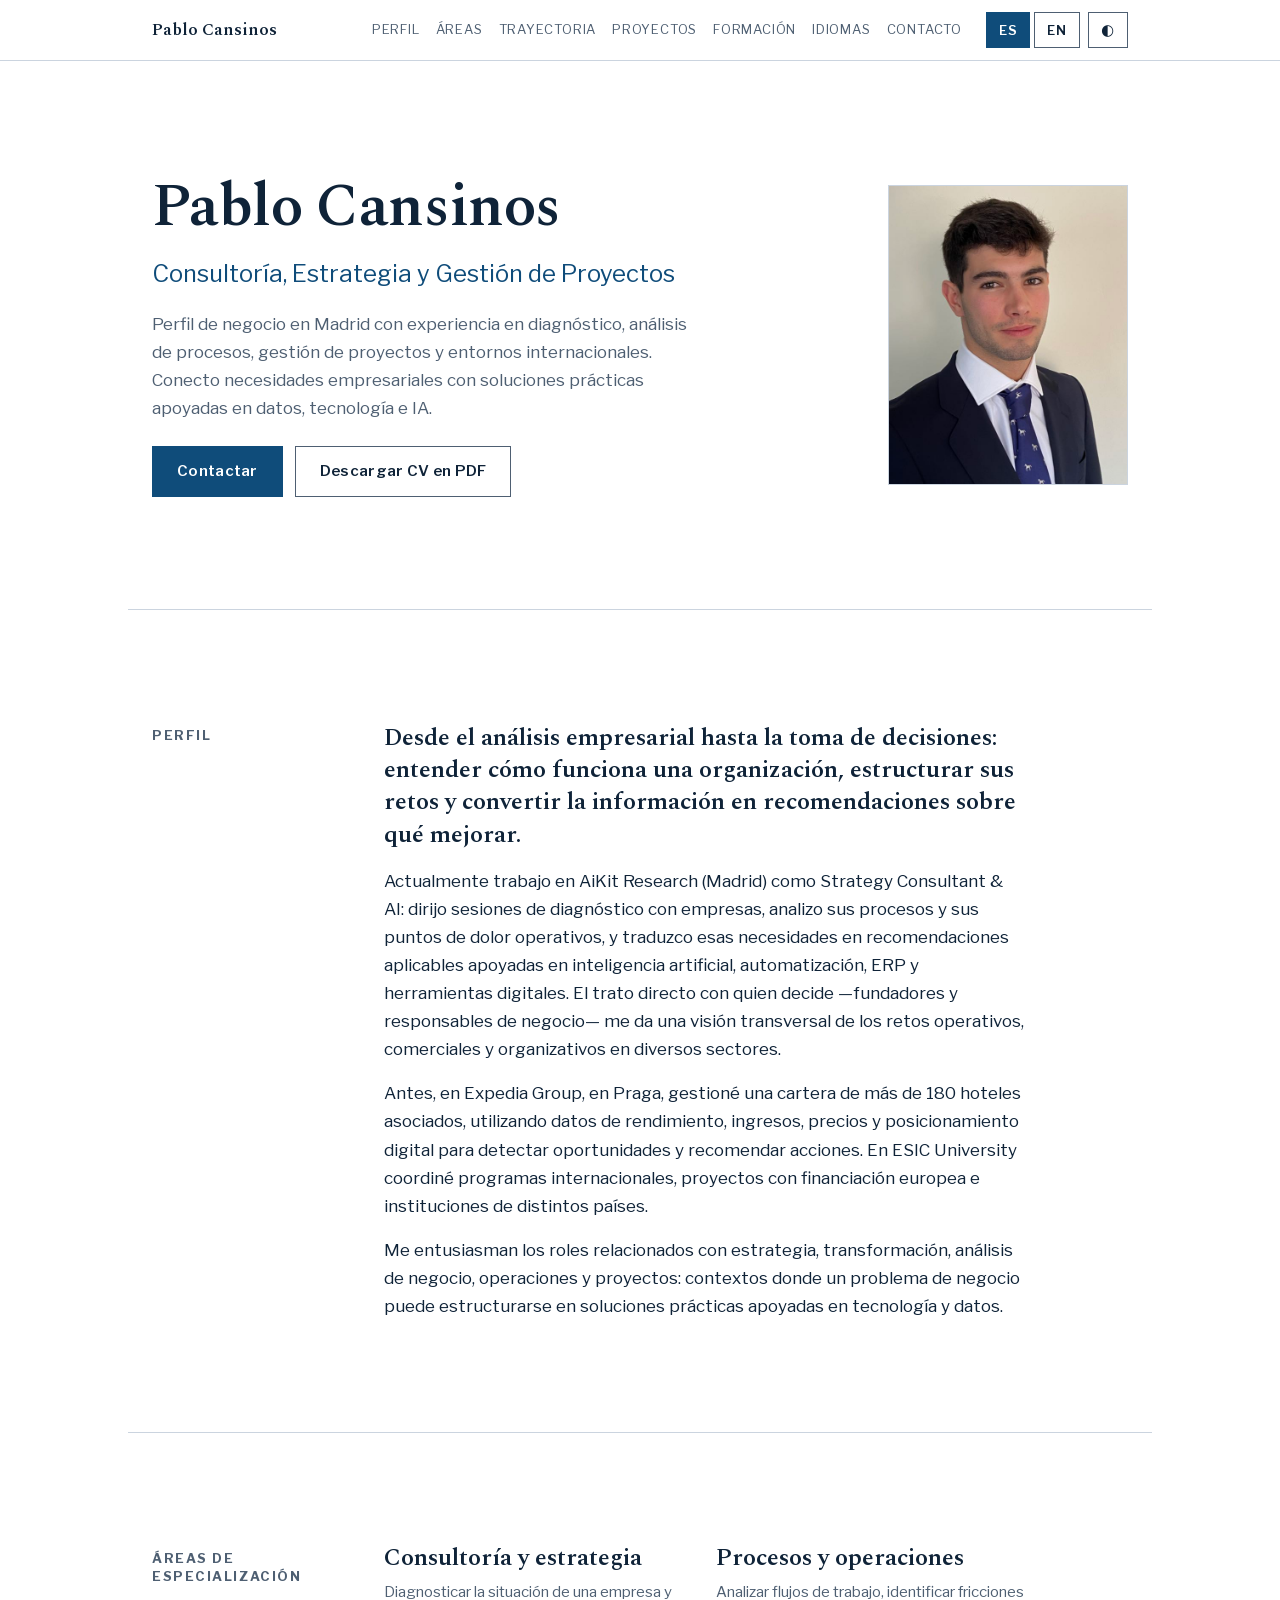
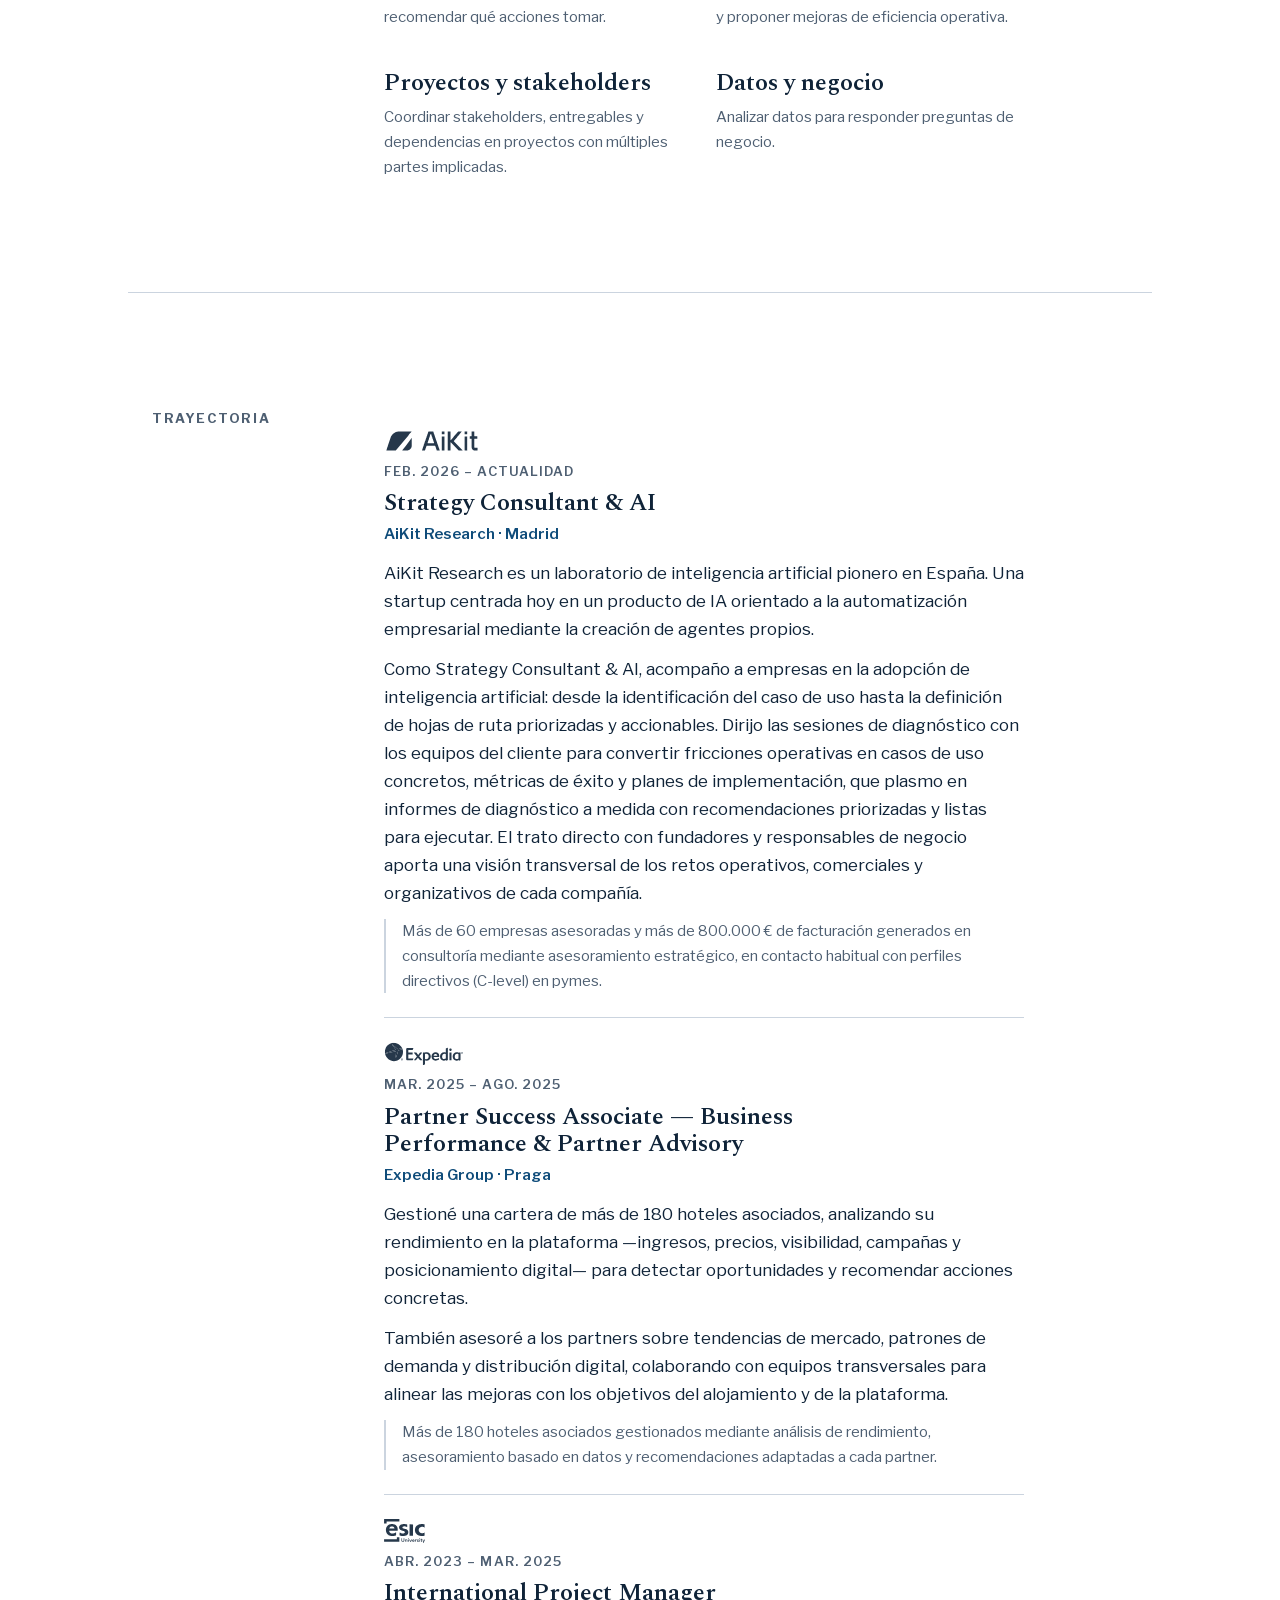
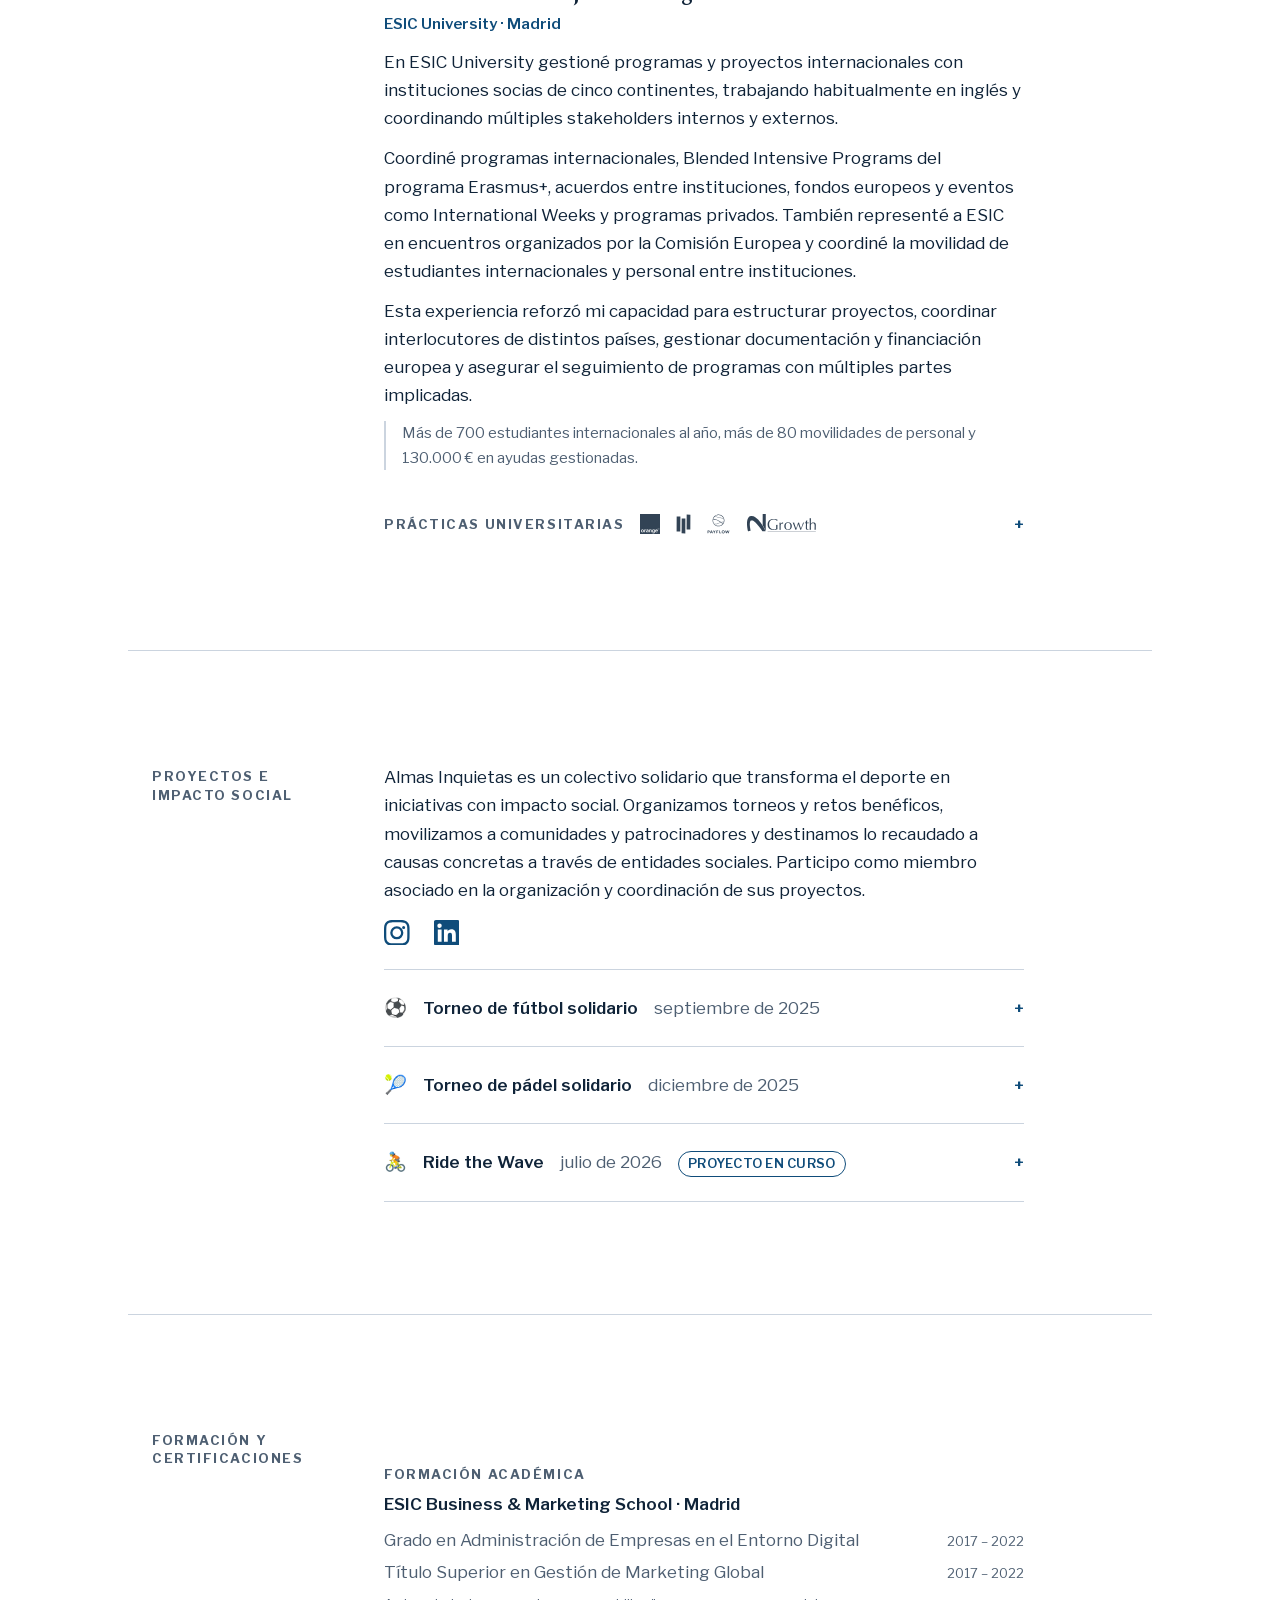
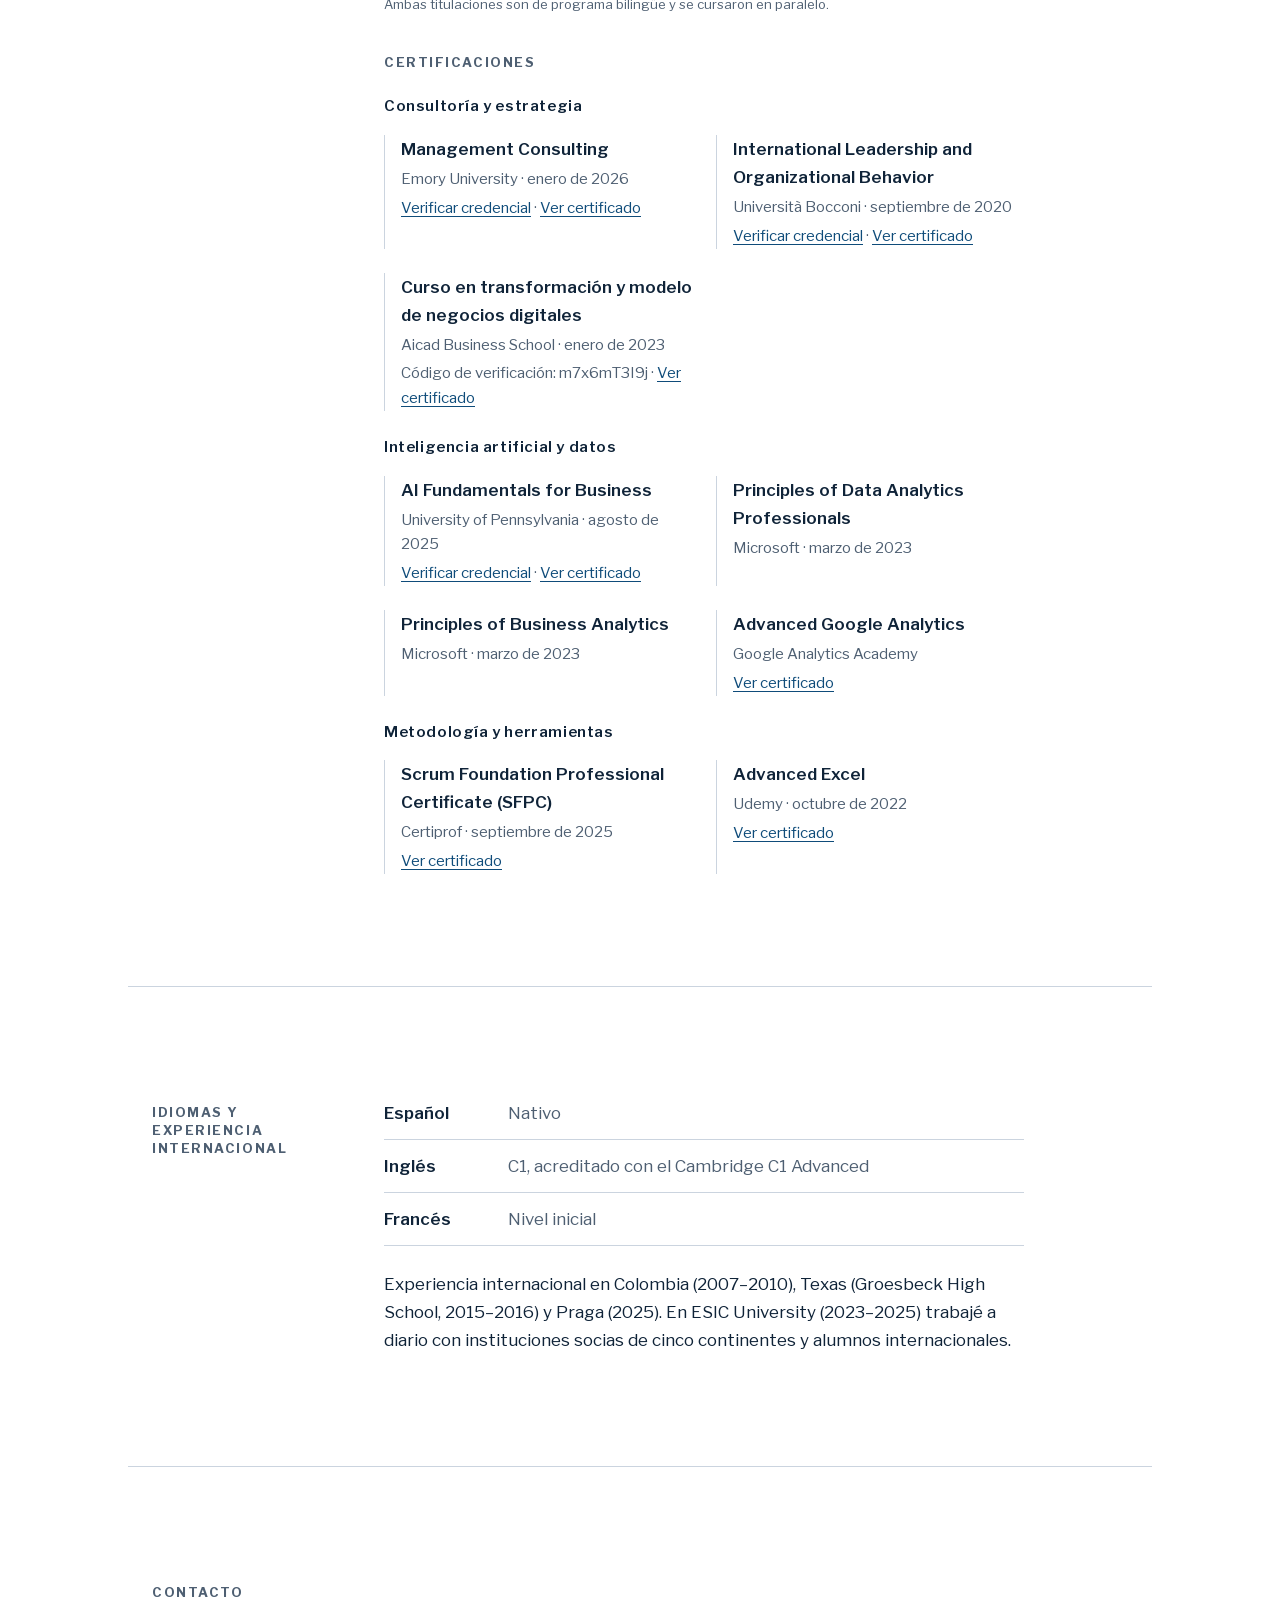
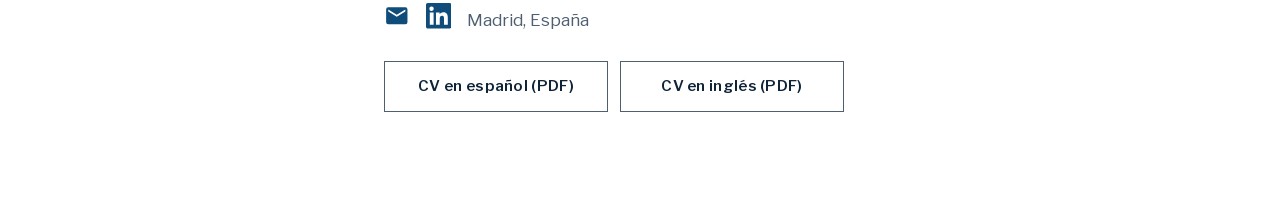
<file: index.html>
<!doctype html>
<html lang="es">
<head>
  <meta charset="utf-8">
  <meta name="viewport" content="width=device-width, initial-scale=1">
  <meta name="theme-color" media="(prefers-color-scheme: light)" content="#FFFFFF">
  <meta name="theme-color" media="(prefers-color-scheme: dark)" content="#0C1826">
  <title data-i18n="global.titulo">Pablo Cansinos — Consultoría, Estrategia y Gestión de Proyectos</title>
  <meta name="description" content="Pablo Cansinos, consultor de estrategia y gestión de proyectos en Madrid. Diagnóstico de negocio, adopción de IA, análisis y proyectos internacionales.">
  <link rel="canonical" href="https://pablopo99.github.io/">
  <link rel="alternate" hreflang="es" href="https://pablopo99.github.io/">
  <link rel="alternate" hreflang="en" href="https://pablopo99.github.io/?lang=en">
  <meta property="og:type" content="profile">
  <meta property="og:url" content="https://pablopo99.github.io/">
  <meta property="og:title" content="Pablo Cansinos — Consultoría, Estrategia y Gestión de Proyectos">
  <meta property="og:description" content="Consultor de estrategia en Madrid. Diagnóstico de negocio, adopción de IA y proyectos internacionales.">
  <meta property="og:image" content="https://pablopo99.github.io/assets/img/og.png">
  <meta name="twitter:card" content="summary_large_image">
  <link rel="icon" href="assets/img/favicon.svg" type="image/svg+xml">
  <link rel="stylesheet" href="assets/css/styles.css">
  <script type="application/ld+json">
  {
    "@context": "https://schema.org",
    "@type": "Person",
    "name": "Pablo Cansinos",
    "jobTitle": "AI Strategy Consultant",
    "address": { "@type": "PostalAddress", "addressLocality": "Madrid", "addressCountry": "ES" },
    "sameAs": ["https://www.linkedin.com/in/pablo-cansinos-arqueros-17b56214a"],
    "alumniOf": { "@type": "CollegeOrUniversity", "name": "ESIC Business & Marketing School" }
  }
  </script>
  <script>
    // Reduce el destello del idioma y el tema anteriores mientras carga la
    // pagina: fija lang y data-tema lo antes posible, de forma sincrona y
    // sin red. No evita el destello del texto traducido (eso exigiria
    // bloquear en el fetch de la traduccion o duplicarla en el HTML, ambas
    // cosas descartadas).
    (function () {
      try {
        var url = new URLSearchParams(location.search).get('lang');
        var idioma = url === 'es' || url === 'en' ? url : localStorage.getItem('idioma');
        if (idioma === 'en') document.documentElement.lang = 'en';
      } catch (error) {
        /* localStorage o URL no disponibles: se mantiene el idioma por defecto */
      }
      try {
        const tema = localStorage.getItem('tema');
        if (tema) document.documentElement.dataset.tema = tema;
      } catch (error) {
        /* localStorage no disponible: se mantiene el tema del sistema */
      }
    })();
  </script>
</head>
<body>
  <a class="saltar" href="#contenido" data-i18n="global.saltar">Saltar al contenido</a>

  <header class="cabecera">
    <div class="cabecera__interior">
      <a class="cabecera__marca" href="#inicio">Pablo Cansinos</a>

      <nav class="navegacion" aria-labelledby="navegacion-titulo">
        <span class="visualmente-oculto" id="navegacion-titulo" data-i18n="nav.titulo">Secciones de la página</span>
        <ul class="navegacion__lista">
          <li><a href="#perfil" data-i18n="nav.perfil">Perfil</a></li>
          <li><a href="#areas" data-i18n="nav.areas">Áreas</a></li>
          <li><a href="#trayectoria" data-i18n="nav.trayectoria">Trayectoria</a></li>
          <li><a href="#proyectos" data-i18n="nav.proyectos">Proyectos</a></li>
          <li><a href="#formacion" data-i18n="nav.formacion">Formación</a></li>
          <li><a href="#idiomas" data-i18n="nav.idiomas">Idiomas</a></li>
          <li><a href="#contacto" data-i18n="nav.contacto">Contacto</a></li>
        </ul>
      </nav>

      <div class="controles">
        <div class="conmutador" role="group" aria-labelledby="conmutador-idioma-titulo">
          <span class="visualmente-oculto" id="conmutador-idioma-titulo" data-i18n="idioma.titulo">Idioma</span>
          <button class="conmutador__boton" type="button" data-idioma="es" aria-pressed="true">
            <span aria-hidden="true">ES</span>
            <span class="visualmente-oculto" data-i18n="idioma.es">Ver la página en español</span>
          </button>
          <button class="conmutador__boton" type="button" data-idioma="en" aria-pressed="false">
            <span aria-hidden="true">EN</span>
            <span class="visualmente-oculto" data-i18n="idioma.en">Ver la página en inglés</span>
          </button>
        </div>

        <button class="conmutador__boton conmutador__boton--tema" type="button" data-conmutar-tema aria-pressed="false">
          <span aria-hidden="true">◐</span>
          <span class="visualmente-oculto" data-i18n="tema.conmutar">Cambiar entre tema claro y oscuro</span>
        </button>
      </div>
    </div>
  </header>

  <main id="contenido" tabindex="-1">

    <!-- ==================================================================
         1. Inicio
         ================================================================== -->
    <section class="inicio" id="inicio" aria-labelledby="inicio-titulo">
      <div class="inicio__texto">
        <h1 class="inicio__nombre" id="inicio-titulo">Pablo Cansinos</h1>
        <p class="inicio__cargo" data-i18n="inicio.titulo">Consultoría, Estrategia y Gestión de Proyectos</p>
        <p class="inicio__propuesta" data-i18n="inicio.propuesta">Perfil de negocio en Madrid con experiencia en diagnóstico, análisis de procesos, gestión de proyectos y entornos internacionales. Conecto necesidades empresariales con soluciones prácticas apoyadas en datos, tecnología e IA.</p>
        <p class="inicio__acciones">
          <a class="boton" href="#contacto" data-i18n="inicio.contacto">Contactar</a>
          <a class="boton boton--secundario" href="cv/Pablo_Cansinos_CV_ES.pdf" download data-cv-idioma data-i18n="inicio.descargar">Descargar CV en PDF</a>
        </p>
      </div>
      <figure class="inicio__retrato">
        <img src="assets/img/pablo.jpg" width="560" height="700" decoding="async" fetchpriority="high"
             alt="Retrato de Pablo Cansinos"
             data-i18n="inicio.foto" data-i18n-attr="alt">
      </figure>
    </section>

    <!-- ==================================================================
         2. Perfil
         ================================================================== -->
    <section class="seccion" id="perfil" aria-labelledby="perfil-titulo" data-revelar>
      <div class="seccion__etiqueta">
        <h2 class="seccion__titulo" id="perfil-titulo" data-i18n="perfil.titulo">Perfil</h2>
      </div>
      <div class="seccion__cuerpo">
        <p class="parrafo-destacado" data-i18n="perfil.parrafo1">Desde el análisis empresarial hasta la toma de decisiones: entender cómo funciona una organización, estructurar sus retos y convertir la información en recomendaciones sobre qué mejorar.</p>
        <p data-i18n="perfil.parrafo2">Actualmente trabajo en AiKit Research (Madrid) como Strategy Consultant &amp; AI: dirijo sesiones de diagnóstico con empresas, analizo sus procesos y sus puntos de dolor operativos, y traduzco esas necesidades en recomendaciones aplicables apoyadas en inteligencia artificial, automatización, ERP y herramientas digitales. El trato directo con quien decide —fundadores y responsables de negocio— me da una visión transversal de los retos operativos, comerciales y organizativos en diversos sectores.</p>
        <p data-i18n="perfil.parrafo3">Antes, en Expedia Group, en Praga, gestioné una cartera de más de 180 hoteles asociados, utilizando datos de rendimiento, ingresos, precios y posicionamiento digital para detectar oportunidades y recomendar acciones. En ESIC University coordiné programas internacionales, proyectos con financiación europea e instituciones de distintos países.</p>
        <p data-i18n="perfil.parrafo4">Me entusiasman los roles relacionados con estrategia, transformación, análisis de negocio, operaciones y proyectos: contextos donde un problema de negocio puede estructurarse en soluciones prácticas apoyadas en tecnología y datos.</p>
      </div>
    </section>

    <!-- ==================================================================
         3. Áreas de especialización
         ================================================================== -->
    <section class="seccion" id="areas" aria-labelledby="areas-titulo" data-revelar>
      <div class="seccion__etiqueta">
        <h2 class="seccion__titulo" id="areas-titulo" data-i18n="areas.titulo">Áreas de especialización</h2>
      </div>
      <div class="seccion__cuerpo">
        <ul class="areas">
          <li class="area">
            <h3 class="area__titulo" data-i18n="areas.consultoria.titulo">Consultoría y estrategia</h3>
            <p class="area__texto" data-i18n="areas.consultoria.texto">Diagnosticar la situación de una empresa y recomendar qué acciones tomar.</p>
          </li>
          <li class="area">
            <h3 class="area__titulo" data-i18n="areas.procesos.titulo">Procesos y operaciones</h3>
            <p class="area__texto" data-i18n="areas.procesos.texto">Analizar flujos de trabajo, identificar fricciones y proponer mejoras de eficiencia operativa.</p>
          </li>
          <li class="area">
            <h3 class="area__titulo" data-i18n="areas.proyectos.titulo">Proyectos y stakeholders</h3>
            <p class="area__texto" data-i18n="areas.proyectos.texto">Coordinar stakeholders, entregables y dependencias en proyectos con múltiples partes implicadas.</p>
          </li>
          <li class="area">
            <h3 class="area__titulo" data-i18n="areas.datos.titulo">Datos y negocio</h3>
            <p class="area__texto" data-i18n="areas.datos.texto">Analizar datos para responder preguntas de negocio.</p>
          </li>
        </ul>
      </div>
    </section>

    <!-- ==================================================================
         4. Trayectoria
         ================================================================== -->
    <section class="seccion" id="trayectoria" aria-labelledby="trayectoria-titulo" data-revelar>
      <div class="seccion__etiqueta">
        <h2 class="seccion__titulo" id="trayectoria-titulo" data-i18n="trayectoria.titulo">Trayectoria</h2>
      </div>
      <div class="seccion__cuerpo">

        <article class="puesto">
          <span class="puesto__logo" style="--logo:url(/assets/img/logos/aikit.svg); aspect-ratio:824/206" aria-hidden="true"></span>
          <p class="puesto__fechas" data-i18n="trayectoria.aikit.fechas">feb. 2026 – actualidad</p>
          <h3 class="puesto__cargo" data-i18n="trayectoria.aikit.cargo">Strategy Consultant &amp; AI</h3>
          <p class="puesto__empresa">AiKit Research · <span data-i18n="trayectoria.aikit.lugar">Madrid</span></p>
          <p data-i18n="trayectoria.aikit.contexto">AiKit Research es un laboratorio de inteligencia artificial pionero en España. Una startup centrada hoy en un producto de IA orientado a la automatización empresarial mediante la creación de agentes propios.</p>
          <p data-i18n="trayectoria.aikit.contribucion">Como Strategy Consultant &amp; AI, acompaño a empresas en la adopción de inteligencia artificial: desde la identificación del caso de uso hasta la definición de hojas de ruta priorizadas y accionables. Dirijo las sesiones de diagnóstico con los equipos del cliente para convertir fricciones operativas en casos de uso concretos, métricas de éxito y planes de implementación, que plasmo en informes de diagnóstico a medida con recomendaciones priorizadas y listas para ejecutar. El trato directo con fundadores y responsables de negocio aporta una visión transversal de los retos operativos, comerciales y organizativos de cada compañía.</p>
          <p class="puesto__evidencia" data-i18n="trayectoria.aikit.evidencia">Más de 60 empresas asesoradas y más de 800.000 € de facturación generados en consultoría mediante asesoramiento estratégico, en contacto habitual con perfiles directivos (C-level) en pymes.</p>
        </article>

        <article class="puesto">
          <span class="puesto__logo" style="--logo:url(/assets/img/logos/expedia.svg); aspect-ratio:91.867821/27.439499" aria-hidden="true"></span>
          <p class="puesto__fechas" data-i18n="trayectoria.expedia.fechas">mar. 2025 – ago. 2025</p>
          <h3 class="puesto__cargo" data-i18n="trayectoria.expedia.cargo">Partner Success Associate — Business Performance &amp; Partner Advisory</h3>
          <p class="puesto__empresa">Expedia Group · <span data-i18n="trayectoria.expedia.lugar">Praga</span></p>
          <p data-i18n="trayectoria.expedia.contribucion">Gestioné una cartera de más de 180 hoteles asociados, analizando su rendimiento en la plataforma —ingresos, precios, visibilidad, campañas y posicionamiento digital— para detectar oportunidades y recomendar acciones concretas.</p>
          <p data-i18n="trayectoria.expedia.contribucion2">También asesoré a los partners sobre tendencias de mercado, patrones de demanda y distribución digital, colaborando con equipos transversales para alinear las mejoras con los objetivos del alojamiento y de la plataforma.</p>
          <p class="puesto__evidencia" data-i18n="trayectoria.expedia.evidencia">Más de 180 hoteles asociados gestionados mediante análisis de rendimiento, asesoramiento basado en datos y recomendaciones adaptadas a cada partner.</p>
        </article>

        <article class="puesto">
          <span class="puesto__logo" style="--logo:url(/assets/img/logos/esic.svg); aspect-ratio:583/343" aria-hidden="true"></span>
          <p class="puesto__fechas" data-i18n="trayectoria.esic.fechas">abr. 2023 – mar. 2025</p>
          <h3 class="puesto__cargo" data-i18n="trayectoria.esic.cargo">International Project Manager</h3>
          <p class="puesto__empresa">ESIC University · <span data-i18n="trayectoria.esic.lugar">Madrid</span></p>
          <p data-i18n="trayectoria.esic.contexto">En ESIC University gestioné programas y proyectos internacionales con instituciones socias de cinco continentes, trabajando habitualmente en inglés y coordinando múltiples stakeholders internos y externos.</p>
          <p data-i18n="trayectoria.esic.contribucion">Coordiné programas internacionales, Blended Intensive Programs del programa Erasmus+, acuerdos entre instituciones, fondos europeos y eventos como International Weeks y programas privados. También representé a ESIC en encuentros organizados por la Comisión Europea y coordiné la movilidad de estudiantes internacionales y personal entre instituciones.</p>
          <p data-i18n="trayectoria.esic.contribucion2">Esta experiencia reforzó mi capacidad para estructurar proyectos, coordinar interlocutores de distintos países, gestionar documentación y financiación europea y asegurar el seguimiento de programas con múltiples partes implicadas.</p>
          <p class="puesto__evidencia" data-i18n="trayectoria.esic.evidencia">Más de 700 estudiantes internacionales al año, más de 80 movilidades de personal y 130.000 € en ayudas gestionadas.</p>
        </article>

        <details class="practicas">
          <summary class="practicas__resumen">
            <h3 class="subtitulo practicas__titulo" data-i18n="trayectoria.anteriores.titulo">Prácticas universitarias</h3>
            <span class="practicas__logos" aria-hidden="true">
              <span class="practicas__logo" style="--logo:url(/assets/img/logos/orange.svg); aspect-ratio:1/1"></span>
              <span class="practicas__logo" style="--logo:url(/assets/img/logos/gmp.svg); aspect-ratio:111/148"></span>
              <span class="practicas__logo" style="--logo:url(/assets/img/logos/payflow.svg); aspect-ratio:838/730"></span>
              <span class="practicas__logo" style="--logo:url(/assets/img/logos/n2growth.svg); aspect-ratio:2048/583"></span>
            </span>
          </summary>

          <ul class="puestos-compactos">
          <li class="puesto-compacto">
            <p class="puesto__fechas" data-i18n="trayectoria.orange.fechas">nov. 2022 – abr. 2023</p>
            <h4 class="puesto__cargo puesto__cargo--compacto" data-i18n="trayectoria.orange.cargo">Project &amp; Commercial Operations Trainee</h4>
            <p class="puesto__empresa">Orange · <span data-i18n="trayectoria.orange.lugar">Madrid</span></p>
            <p data-i18n="trayectoria.orange.contribucion">Apoyé la transición hacia un modelo de ventas omnicanal mediante análisis de canales, reporting y coordinación entre dirección comercial, distribuidores y puntos de venta asociados.</p>
            <p data-i18n="trayectoria.orange.contribucion2">También desarrollé bases de datos en Excel para agilizar las pruebas del CRM y la gestión de procesos para pymes y clientes del sector público.</p>
          </li>
          <li class="puesto-compacto">
            <p class="puesto__fechas" data-i18n="trayectoria.gmp.fechas">dic. 2021 – jun. 2022</p>
            <h4 class="puesto__cargo puesto__cargo--compacto" data-i18n="trayectoria.gmp.cargo">Customer Experience Analyst Trainee</h4>
            <p class="puesto__empresa">Grupo Gmp · <span data-i18n="trayectoria.gmp.lugar">Madrid</span></p>
            <p data-i18n="trayectoria.gmp.texto">Analicé datos multicanal y diseñé acciones orientadas a mejorar la experiencia y la participación de los usuarios. Coordiné comunicaciones, eventos y webinars, reforcé relaciones con stakeholders y desarrollé campañas promocionales que contribuyeron a un crecimiento del 27 % de la base de usuarios en dos meses.</p>
          </li>
          <li class="puesto-compacto">
            <p class="puesto__fechas" data-i18n="trayectoria.payflow.fechas">ene. 2021 – jun. 2021</p>
            <h4 class="puesto__cargo puesto__cargo--compacto" data-i18n="trayectoria.payflow.cargo">Operations Analyst Trainee</h4>
            <p class="puesto__empresa">Payflow (YC S21) · <span data-i18n="trayectoria.payflow.lugar">Madrid</span></p>
            <p data-i18n="trayectoria.payflow.texto">Contribuí a crear desde cero las funciones de atención al cliente y operaciones bajo la supervisión directa del vicepresidente, desarrollando flujos de trabajo adaptados a un entorno startup.</p>
            <p data-i18n="trayectoria.payflow.texto2">Diseñé un proceso semiautomatizado de captación y comunicación mediante WhatsApp que mejoró el rendimiento del proceso en más de un 170 % y elevó la adopción de la aplicación del 18 % al 27 %.</p>
          </li>
          <li class="puesto-compacto">
            <p class="puesto__fechas" data-i18n="trayectoria.n2growth.fechas">oct. 2019 – mar. 2020</p>
            <h4 class="puesto__cargo puesto__cargo--compacto" data-i18n="trayectoria.n2growth.cargo">Executive Search Intern</h4>
            <p class="puesto__empresa">N2Growth · <span data-i18n="trayectoria.n2growth.lugar">Madrid</span></p>
            <p data-i18n="trayectoria.n2growth.texto">Apoyé al director en proyectos de executive search mediante investigación de mercados y empresas, mapeo de candidatos y construcción de bases de datos estructuradas.</p>
            <p data-i18n="trayectoria.n2growth.texto2">También colaboré en la identificación de oportunidades de negocio y en la preparación de presentaciones y materiales para clientes.</p>
          </li>
          </ul>
        </details>

      </div>
    </section>

    <!-- ==================================================================
         5. Proyectos e impacto social
         ================================================================== -->
    <section class="seccion" id="proyectos" aria-labelledby="proyectos-titulo" data-revelar>
      <div class="seccion__etiqueta">
        <h2 class="seccion__titulo" id="proyectos-titulo" data-i18n="proyectos.titulo">Proyectos e impacto social</h2>
      </div>
      <div class="seccion__cuerpo">
        <p data-i18n="proyectos.intro">Almas Inquietas es un colectivo solidario que transforma el deporte en iniciativas con impacto social. Organizamos torneos y retos benéficos, movilizamos a comunidades y patrocinadores y destinamos lo recaudado a causas concretas a través de entidades sociales. Participo como miembro asociado en la organización y coordinación de sus proyectos.</p>
        <p class="proyectos__enlaces">
          <a class="icono-social" href="https://www.instagram.com/almasinquietas_org" target="_blank" rel="noopener noreferrer" data-i18n="proyectos.almas.instagram" data-i18n-attr="aria-label" aria-label="Instagram de Almas Inquietas">
            <svg viewBox="0 0 24 24" aria-hidden="true" focusable="false"><path d="M12 2.16c3.2 0 3.58.01 4.85.07 1.17.05 1.8.25 2.23.42.56.21.96.47 1.38.9.43.42.69.82.9 1.38.17.43.37 1.06.42 2.23.06 1.27.07 1.65.07 4.85s-.01 3.58-.07 4.85c-.05 1.17-.25 1.8-.42 2.23-.21.56-.47.96-.9 1.38-.42.43-.82.69-1.38.9-.43.17-1.06.37-2.23.42-1.27.06-1.65.07-4.85.07s-3.58-.01-4.85-.07c-1.17-.05-1.8-.25-2.23-.42a3.7 3.7 0 0 1-1.38-.9 3.7 3.7 0 0 1-.9-1.38c-.17-.43-.37-1.06-.42-2.23-.06-1.27-.07-1.65-.07-4.85s.01-3.58.07-4.85c.05-1.17.25-1.8.42-2.23.21-.56.47-.96.9-1.38.42-.43.82-.69 1.38-.9.43-.17 1.06-.37 2.23-.42 1.27-.06 1.65-.07 4.85-.07M12 0C8.74 0 8.33.01 7.05.07c-1.27.06-2.15.26-2.91.56-.79.31-1.46.72-2.13 1.38C1.35 2.68.94 3.35.63 4.14c-.3.76-.5 1.64-.56 2.91C.01 8.33 0 8.74 0 12s.01 3.67.07 4.95c.06 1.27.26 2.15.56 2.91.31.79.72 1.46 1.38 2.13.67.66 1.34 1.07 2.13 1.38.76.3 1.64.5 2.91.56C8.33 23.99 8.74 24 12 24s3.67-.01 4.95-.07c1.27-.06 2.15-.26 2.91-.56.79-.31 1.46-.72 2.13-1.38.66-.67 1.07-1.34 1.38-2.13.3-.76.5-1.64.56-2.91.06-1.28.07-1.69.07-4.95s-.01-3.67-.07-4.95c-.06-1.27-.26-2.15-.56-2.91-.31-.79-.72-1.46-1.38-2.13-.67-.66-1.34-1.07-2.13-1.38-.76-.3-1.64-.5-2.91-.56C15.67.01 15.26 0 12 0zm0 5.84A6.16 6.16 0 1 0 18.16 12 6.16 6.16 0 0 0 12 5.84zm0 10.15A3.99 3.99 0 1 1 15.99 12 4 4 0 0 1 12 15.99zm6.41-10.4a1.44 1.44 0 1 0 1.44 1.44 1.44 1.44 0 0 0-1.44-1.44z"/></svg>
          </a>
          <a class="icono-social" href="https://www.linkedin.com/company/almas-inquietas/" target="_blank" rel="noopener noreferrer" data-i18n="proyectos.almas.linkedin" data-i18n-attr="aria-label" aria-label="LinkedIn de Almas Inquietas">
            <svg viewBox="0 0 24 24" aria-hidden="true" focusable="false"><path d="M20.45 20.45h-3.56v-5.57c0-1.33-.03-3.04-1.85-3.04-1.85 0-2.14 1.45-2.14 2.94v5.67H9.35V9h3.41v1.56h.05c.48-.9 1.64-1.85 3.37-1.85 3.6 0 4.27 2.37 4.27 5.45v6.29zM5.34 7.43a2.07 2.07 0 1 1 0-4.13 2.07 2.07 0 0 1 0 4.13zm1.78 13.02H3.56V9h3.56v11.45zM22.22 0H1.77C.79 0 0 .77 0 1.73v20.54C0 23.22.79 24 1.77 24h20.45c.98 0 1.78-.78 1.78-1.73V1.73C24 .77 23.2 0 22.22 0z"/></svg>
          </a>
        </p>

        <details class="proyecto">
          <summary class="proyecto__resumen">
            <span class="proyecto__icono" aria-hidden="true">⚽</span>
            <span class="proyecto__nombre" data-i18n="proyectos.futbol.nombre">Torneo de fútbol solidario</span>
            <span class="proyecto__fecha" data-i18n="proyectos.futbol.fecha">septiembre de 2025</span>
          </summary>
          <div class="proyecto__detalle">
            <p data-i18n="proyectos.futbol.texto">Torneo benéfico organizado por Almas Inquietas a favor de Ideorama, asociación que trabaja con menores y familias en ámbitos como educación, uso responsable de la tecnología y ocio saludable. Participé en la organización y coordinación de una jornada que reunió deporte, comunidad, entidades sociales y patrocinadores.</p>
            <figure class="proyecto__fotos">
              <img src="assets/img/proyectos/futbol-1.jpg" width="1100" height="825" loading="lazy" data-i18n="proyectos.futbol.foto1.alt" data-i18n-attr="alt" alt="Asistentes reunidos junto a un puesto de Almas Inquietas en el torneo de fútbol solidario.">
              <img src="assets/img/proyectos/futbol-2.jpg" width="1100" height="825" loading="lazy" data-i18n="proyectos.futbol.foto2.alt" data-i18n-attr="alt" alt="Equipo del torneo con medallas junto al cartel de Ideorama.">
            </figure>
            <p class="proyecto__meta" data-i18n="proyectos.futbol.patrocinadores">Con el apoyo de Día, Telepizza, el Ayuntamiento de Pozuelo, entre otros, como patrocinadores.</p>
          </div>
        </details>

        <details class="proyecto">
          <summary class="proyecto__resumen">
            <span class="proyecto__icono" aria-hidden="true">🎾</span>
            <span class="proyecto__nombre" data-i18n="proyectos.padel.nombre">Torneo de pádel solidario</span>
            <span class="proyecto__fecha" data-i18n="proyectos.padel.fecha">diciembre de 2025</span>
          </summary>
          <div class="proyecto__detalle">
            <p data-i18n="proyectos.padel.texto">The Mindful Padel fue el segundo torneo organizado por el colectivo. Se celebró por parejas en el Club de Pádel Bularas, en Pozuelo de Alarcón, y destinó la recaudación a la Fundación Blas Méndez Ponce, que apoya a niños con cáncer y enfermedades de difícil curación.</p>
            <p data-i18n="proyectos.padel.texto2">Participé en la organización del evento, la coordinación con colaboradores y la comunicación de la iniciativa.</p>
            <figure class="proyecto__fotos">
              <img src="assets/img/proyectos/padel-1.jpg" width="1400" height="1050" loading="lazy" data-i18n="proyectos.padel.foto1.alt" data-i18n-attr="alt" alt="Cartel del torneo de pádel «The Mindful Padel».">
              <img src="assets/img/proyectos/padel-2.jpg" width="1400" height="1050" loading="lazy" data-i18n="proyectos.padel.foto2.alt" data-i18n-attr="alt" alt="Coche del patrocinador MG Albión Motor expuesto en el torneo.">
            </figure>
            <p class="proyecto__meta" data-i18n="proyectos.padel.patrocinadores">Con el apoyo de MG Albión Motor, Padel Bularas, Minigymrats, Cañas y Tapas, Día y Herbalife, entre otros, como patrocinadores.</p>
            <p class="proyecto__enlace">
              <a href="https://www.fundacionblasmendezponce.org" target="_blank" rel="noopener noreferrer" data-i18n="proyectos.padel.enlace">Fundación Blas Méndez Ponce</a>
            </p>
          </div>
        </details>

        <details class="proyecto">
          <summary class="proyecto__resumen">
            <span class="proyecto__icono" aria-hidden="true">🚴</span>
            <span class="proyecto__nombre" data-i18n="proyectos.rtw.nombre">Ride the Wave</span>
            <span class="proyecto__fecha" data-i18n="proyectos.rtw.fecha">julio de 2026</span>
            <span class="proyecto__estado" data-i18n="proyectos.rtw.estado">Proyecto en curso</span>
          </summary>
          <div class="proyecto__detalle">
            <p data-i18n="proyectos.rtw.texto">Ride the Wave es el reto más ambicioso desarrollado hasta ahora por Almas Inquietas. Alex, cofundador del colectivo, recorre en bicicleta la distancia entre Praga y Madrid: nueve países y aproximadamente 4.000 kilómetros.</p>
            <p data-i18n="proyectos.rtw.contribucion">El proyecto moviliza a una comunidad en Strava bajo la idea «un kilómetro, un euro», con el objetivo de recaudar 4.000 € para el programa Beca Comedor de la Fundación Verón, que apoya la educación y alimentación de niños en Honduras.</p>
            <p data-i18n="proyectos.rtw.contribucion2">La iniciativa combina deporte, impacto social y herramientas digitales: un contador de kilómetros conectado a Strava, una web para seguir la ruta etapa a etapa y una campaña de crowdfunding apoyada por la Fundación Verón.</p>
            <figure class="proyecto__fotos">
              <img src="assets/img/proyectos/rtw-1.jpg" width="1400" height="1050" loading="lazy" data-i18n="proyectos.rtw.foto1.alt" data-i18n-attr="alt" alt="Camiseta de Ride the Wave con los logos de la Fundación Verón.">
              <img src="assets/img/proyectos/rtw-2.jpg" width="1400" height="1050" loading="lazy" data-i18n="proyectos.rtw.foto2.alt" data-i18n-attr="alt" alt="Bicicleta cargada para el viaje, acampada al atardecer.">
            </figure>
            <p class="proyecto__enlace">
              <a href="https://ride-the-wave-nine.vercel.app" target="_blank" rel="noopener noreferrer" data-i18n="proyectos.rtw.enlace.ruta">Sigue la ruta en vivo</a>
              <a href="https://strava-counter-almas-inquietas.vercel.app" target="_blank" rel="noopener noreferrer" data-i18n="proyectos.rtw.enlace.contador">Contador de la comunidad</a>
            </p>
          </div>
        </details>
      </div>
    </section>

    <!-- ==================================================================
         6. Formación y certificaciones
         ================================================================== -->
    <section class="seccion" id="formacion" aria-labelledby="formacion-titulo" data-revelar>
      <div class="seccion__etiqueta">
        <h2 class="seccion__titulo" id="formacion-titulo" data-i18n="formacion.titulo">Formación y certificaciones</h2>
      </div>
      <div class="seccion__cuerpo">

        <h3 class="subtitulo" data-i18n="formacion.academica.titulo">Formación académica</h3>
        <p class="formacion__centro">ESIC Business &amp; Marketing School · <span data-i18n="formacion.esic.lugar">Madrid</span></p>
        <ul class="titulaciones">
          <li>
            <span data-i18n="formacion.esic.titulacion1">Grado en Administración de Empresas en el Entorno Digital</span>
            <span class="titulaciones__fecha">2017 – 2022</span>
          </li>
          <li>
            <span data-i18n="formacion.esic.titulacion2">Título Superior en Gestión de Marketing Global</span>
            <span class="titulaciones__fecha">2017 – 2022</span>
          </li>
        </ul>
        <p class="formacion__nota" data-i18n="formacion.esic.nota">Ambas titulaciones son de programa bilingüe y se cursaron en paralelo.</p>

        <h3 class="subtitulo" data-i18n="formacion.certificaciones.titulo">Certificaciones</h3>

        <h4 class="cert-grupo__titulo" data-i18n="formacion.grupo.consultoria">Consultoría y estrategia</h4>
        <ul class="certificados">

          <li class="certificado">
            <p class="certificado__nombre">Management Consulting</p>
            <p class="certificado__emisor">Emory University · <span data-i18n="cert.consulting.fecha">enero de 2026</span></p>
            <p class="certificado__enlace">
              <a href="https://coursera.org/verify/specialization/ACWOQKODWMR9" target="_blank" rel="noopener noreferrer" data-i18n="cert.consulting.verificar">Verificar credencial</a>
              · <a href="certificados/management-consulting.pdf" target="_blank" rel="noopener noreferrer" data-i18n="cert.ver">Ver certificado</a>
            </p>
          </li>

          <li class="certificado">
            <p class="certificado__nombre">International Leadership and Organizational Behavior</p>
            <p class="certificado__emisor">Università Bocconi · <span data-i18n="cert.bocconi.fecha">septiembre de 2020</span></p>
            <p class="certificado__enlace">
              <a href="https://coursera.org/verify/HG3Y6YHQ5YHZ" target="_blank" rel="noopener noreferrer" data-i18n="cert.bocconi.verificar">Verificar credencial</a>
              · <a href="certificados/international-leadership.pdf" target="_blank" rel="noopener noreferrer" data-i18n="cert.ver">Ver certificado</a>
            </p>
          </li>

          <li class="certificado">
            <p class="certificado__nombre" data-i18n="cert.aicad.nombre">Curso en transformación y modelo de negocios digitales</p>
            <p class="certificado__emisor">Aicad Business School · <span data-i18n="cert.aicad.fecha">enero de 2023</span></p>
            <p class="certificado__enlace"><span data-i18n="cert.aicad.codigo">Código de verificación</span>: <span translate="no">m7x6mT3I9j</span> · <a href="certificados/transformacion-digital.jpg" target="_blank" rel="noopener noreferrer" data-i18n="cert.ver">Ver certificado</a></p>
          </li>

        </ul>

        <h4 class="cert-grupo__titulo" data-i18n="formacion.grupo.ia">Inteligencia artificial y datos</h4>
        <ul class="certificados">

          <li class="certificado">
            <p class="certificado__nombre">AI Fundamentals for Business</p>
            <p class="certificado__emisor">University of Pennsylvania · <span data-i18n="cert.wharton.fecha">agosto de 2025</span></p>
            <p class="certificado__enlace">
              <a href="https://coursera.org/verify/3M8OGR61QBZB" target="_blank" rel="noopener noreferrer" data-i18n="cert.wharton.verificar">Verificar credencial</a>
              · <a href="certificados/ai-fundamentals.jpg" target="_blank" rel="noopener noreferrer" data-i18n="cert.ver">Ver certificado</a>
            </p>
          </li>

          <li class="certificado">
            <p class="certificado__nombre">Principles of Data Analytics Professionals</p>
            <p class="certificado__emisor">Microsoft · <span data-i18n="cert.datos.fecha">marzo de 2023</span></p>
          </li>

          <li class="certificado">
            <p class="certificado__nombre">Principles of Business Analytics</p>
            <p class="certificado__emisor">Microsoft · <span data-i18n="cert.analitica.fecha">marzo de 2023</span></p>
          </li>

          <li class="certificado">
            <p class="certificado__nombre">Advanced Google Analytics</p>
            <p class="certificado__emisor">Google Analytics Academy</p>
            <p class="certificado__enlace">
              <a href="certificados/google-analytics.pdf" target="_blank" rel="noopener noreferrer" data-i18n="cert.ver">Ver certificado</a>
            </p>
          </li>

        </ul>

        <h4 class="cert-grupo__titulo" data-i18n="formacion.grupo.metodo">Metodología y herramientas</h4>
        <ul class="certificados">

          <li class="certificado">
            <p class="certificado__nombre">Scrum Foundation Professional Certificate (SFPC)</p>
            <p class="certificado__emisor">Certiprof · <span data-i18n="cert.scrum.fecha">septiembre de 2025</span></p>
            <p class="certificado__enlace">
              <a href="certificados/scrum.pdf" target="_blank" rel="noopener noreferrer" data-i18n="cert.ver">Ver certificado</a>
            </p>
          </li>

          <li class="certificado">
            <p class="certificado__nombre" data-i18n="cert.excel.nombre">Advanced Excel</p>
            <p class="certificado__emisor">Udemy · <span data-i18n="cert.excel.fecha">octubre de 2022</span></p>
            <p class="certificado__enlace">
              <a href="certificados/advanced-excel.pdf" target="_blank" rel="noopener noreferrer" data-i18n="cert.ver">Ver certificado</a>
            </p>
          </li>

        </ul>
      </div>
    </section>

    <!-- ==================================================================
         7. Idiomas y experiencia internacional
         ================================================================== -->
    <section class="seccion" id="idiomas" aria-labelledby="idiomas-titulo" data-revelar>
      <div class="seccion__etiqueta">
        <h2 class="seccion__titulo" id="idiomas-titulo" data-i18n="idiomas.titulo">Idiomas y experiencia internacional</h2>
      </div>
      <div class="seccion__cuerpo">
        <dl class="idiomas">
          <div class="idioma">
            <dt data-i18n="idiomas.espanol">Español</dt>
            <dd data-i18n="idiomas.espanol.nivel">Nativo</dd>
          </div>
          <div class="idioma">
            <dt data-i18n="idiomas.ingles">Inglés</dt>
            <dd data-i18n="idiomas.ingles.nivel">C1, acreditado con el Cambridge C1 Advanced</dd>
          </div>
          <div class="idioma">
            <dt data-i18n="idiomas.frances">Francés</dt>
            <dd data-i18n="idiomas.frances.nivel">Nivel inicial</dd>
          </div>
        </dl>
        <p data-i18n="idiomas.internacional">Experiencia internacional en Colombia (2007–2010), Texas (Groesbeck High School, 2015–2016) y Praga (2025). En ESIC University (2023–2025) trabajé a diario con instituciones socias de cinco continentes y alumnos internacionales.</p>
      </div>
    </section>

    <!-- ==================================================================
         8. Contacto
         ================================================================== -->
    <section class="seccion seccion--ultima" id="contacto" aria-labelledby="contacto-titulo" data-revelar>
      <div class="seccion__etiqueta">
        <h2 class="seccion__titulo" id="contacto-titulo" data-i18n="contacto.titulo">Contacto</h2>
      </div>
      <div class="seccion__cuerpo">
        <ul class="contacto contacto--iconos">
          <li>
            <a class="icono-social contacto__correo" href="#contacto" data-correo="cansinospablo|gmail.com" data-i18n="contacto.escribeme" data-i18n-attr="aria-label" aria-label="Escríbeme un correo">
              <svg viewBox="0 0 24 24" aria-hidden="true" focusable="false"><path d="M20 4H4a2 2 0 0 0-2 2v12a2 2 0 0 0 2 2h16a2 2 0 0 0 2-2V6a2 2 0 0 0-2-2zm0 4-8 5-8-5V6l8 5 8-5v2z"/></svg>
            </a>
          </li>
          <li>
            <a class="icono-social" href="https://www.linkedin.com/in/pablo-cansinos-arqueros-17b56214a" target="_blank" rel="noopener noreferrer" data-i18n="contacto.linkedin" data-i18n-attr="aria-label" aria-label="Perfil de LinkedIn">
              <svg viewBox="0 0 24 24" aria-hidden="true" focusable="false"><path d="M20.45 20.45h-3.56v-5.57c0-1.33-.03-3.04-1.85-3.04-1.85 0-2.14 1.45-2.14 2.94v5.67H9.35V9h3.41v1.56h.05c.48-.9 1.64-1.85 3.37-1.85 3.6 0 4.27 2.37 4.27 5.45v6.29zM5.34 7.43a2.07 2.07 0 1 1 0-4.13 2.07 2.07 0 0 1 0 4.13zm1.78 13.02H3.56V9h3.56v11.45zM22.22 0H1.77C.79 0 0 .77 0 1.73v20.54C0 23.22.79 24 1.77 24h20.45c.98 0 1.78-.78 1.78-1.73V1.73C24 .77 23.2 0 22.22 0z"/></svg>
              <span class="solo-impresion">linkedin.com/in/pablo-cansinos-arqueros-17b56214a</span>
            </a>
          </li>
          <li data-i18n="contacto.ubicacion">Madrid, España</li>
        </ul>
        <p class="contacto__descargas">
          <a class="boton boton--secundario" href="cv/Pablo_Cansinos_CV_ES.pdf" download data-i18n="contacto.cv.es">CV en español (PDF)</a>
          <a class="boton boton--secundario" href="cv/Pablo_Cansinos_CV_EN.pdf" download data-i18n="contacto.cv.en">CV en inglés (PDF)</a>
        </p>
      </div>
    </section>

  </main>

  <script src="assets/js/app.js" type="module"></script>

  <!-- Analítica anónima y sin cookies (GoatCounter). No usa cookies ni recoge
       datos personales; el panel privado está en pablo-cansinos.goatcounter.com. -->
  <script data-goatcounter="https://pablo-cansinos.goatcounter.com/count"
          async src="//gc.zgo.at/count.js"></script>
</body>
</html>
</file>
<file: assets/css/styles.css>
/* Estilos del CV */

/* ==========================================================================
   1. Tipografias servidas desde el propio proyecto
   ========================================================================== */

/* Spectral 600: titulares. Subconjunto latin. */
@font-face {
  font-family: "Spectral";
  font-style: normal;
  font-weight: 600;
  font-display: swap;
  src: url("../fonts/spectral-latin-600.woff2") format("woff2");
}

/* Libre Franklin variable 400-700: cuerpo, etiquetas y datos. Subconjunto latin. */
@font-face {
  font-family: "Libre Franklin";
  font-style: normal;
  font-weight: 400 700;
  font-display: swap;
  src: url("../fonts/libre-franklin-latin-variable.woff2") format("woff2");
}

/* ==========================================================================
   2. Tokens del sistema de diseno
   ========================================================================== */

:root {
  color-scheme: light;

  /* Color: azul profundo sobre blanco */
  --color-fondo: #FFFFFF;        /* Blanco papel */
  --color-superficie: #F2F5F9;   /* Bruma */
  --color-texto: #0F2338;        /* Tinta */
  --color-texto-suave: #4E5F72;  /* Pizarra */
  --color-acento: #0F4C7A;       /* Azul Villanueva */
  /* Filete decorativo. Contraste 1.5:1 contra el fondo: sirve para separadores
     y reglas tipograficas, NUNCA como borde de un control interactivo
     (boton, campo, conmutador). Para eso, --color-texto-suave o --color-acento. */
  --color-borde: #CBD4DF;

  /* Tipografia */
  --fuente-titulo: "Spectral", ui-serif, Georgia, "Times New Roman", serif;
  --fuente-cuerpo: "Libre Franklin", system-ui, -apple-system, "Segoe UI", sans-serif;

  /* Escala tipografica, de menor a mayor.
     1 etiquetas y pie, 2 texto secundario, 3 cuerpo,
     4 subtitulo, 5 titulo de seccion, 6 titular principal */
  --escala-1: 0.8125rem;
  --escala-2: 0.9375rem;
  --escala-3: 1.0625rem;
  --escala-4: clamp(1.25rem, 1.06rem + 0.8vw, 1.5rem);
  --escala-5: clamp(1.75rem, 1.4rem + 1.45vw, 2.25rem);
  --escala-6: clamp(2.5rem, 1.85rem + 2.9vw, 3.75rem);

  /* Espaciado, de menor a mayor. El 8 separa secciones. */
  --espacio-1: 0.25rem;
  --espacio-2: 0.5rem;
  --espacio-3: 0.75rem;
  --espacio-4: 1rem;
  --espacio-5: 1.5rem;
  --espacio-6: 2.5rem;
  --espacio-7: 4rem;
  --espacio-8: 7rem;

  /* Medida: columna de texto mas margen de etiquetas */
  --ancho-maximo: 64rem;
}

/* Tema oscuro elegido a mano. Solo cambian los tokens de color. */
:root[data-tema="oscuro"] {
  color-scheme: dark;

  --color-fondo: #0C1826;        /* Noche */
  --color-superficie: #132638;   /* Noche elevada */
  --color-texto: #E9EEF4;        /* Lino */
  --color-texto-suave: #A6B6C6;  /* Pizarra clara */
  --color-acento: #8CBCE8;       /* Azul Villanueva claro */
  --color-borde: #2A3F55;        /* Filete nocturno */
}

/* Tema oscuro del sistema, salvo que se haya elegido el claro a mano. */
@media (prefers-color-scheme: dark) {
  :root:not([data-tema="claro"]) {
    color-scheme: dark;

    --color-fondo: #0C1826;
    --color-superficie: #132638;
    --color-texto: #E9EEF4;
    --color-texto-suave: #A6B6C6;
    --color-acento: #8CBCE8;
    --color-borde: #2A3F55;
  }
}

/* ==========================================================================
   3. Reinicio base
   ========================================================================== */

*,
*::before,
*::after {
  box-sizing: border-box;
}

body,
h1, h2, h3, h4, h5, h6,
p, figure, blockquote, dl, dd, ul, ol {
  margin: 0;
}

html {
  -webkit-text-size-adjust: 100%;
}

body {
  background-color: var(--color-fondo);
  color: var(--color-texto);
  font-family: var(--fuente-cuerpo);
  font-size: var(--escala-3);
  line-height: 1.65;
}

h1, h2, h3 {
  font-family: var(--fuente-titulo);
  font-weight: 600;
  line-height: 1.15;
  text-wrap: balance;
}

img {
  max-width: 100%;
  height: auto;
  display: block;
}

:focus-visible {
  outline: 3px solid var(--color-acento);
  outline-offset: 3px;
}

/* ==========================================================================
   4. Movimiento reducido
   ========================================================================== */

@media (prefers-reduced-motion: reduce) {
  *,
  *::before,
  *::after {
    animation-duration: 0.01ms !important;
    animation-iteration-count: 1 !important;
    transition-duration: 0.01ms !important;
    scroll-behavior: auto !important;
  }
}

/* ==========================================================================
   5. Enlaces, utilidades y estructura comun
   ========================================================================== */

a {
  color: var(--color-acento);
  text-decoration-thickness: 1px;
  text-underline-offset: 0.2em;
}

/* No usamos `scroll-behavior: smooth` global: en macOS interfiere con el
   rebote elástico al final de la página y deja el último bloque (los botones
   de descarga del pie) sin poder asentarse a la vista. El menú de anclas
   salta de forma nativa, que es accesible y predecible. */

/* Visible solo para lectores de pantalla. */
.visualmente-oculto {
  position: absolute;
  width: 1px;
  height: 1px;
  margin: -1px;
  padding: 0;
  overflow: hidden;
  clip-path: inset(50%);
  white-space: nowrap;
  border: 0;
}

/* Primer elemento enfocable del documento. */
.saltar {
  position: absolute;
  top: var(--espacio-2);
  left: var(--espacio-2);
  z-index: 10;
  transform: translateY(calc(-100% - var(--espacio-4)));
  padding: var(--espacio-2) var(--espacio-4);
  background-color: var(--color-fondo);
  border: 1px solid var(--color-texto-suave);
  font-size: var(--escala-2);
  text-decoration: none;
}

.saltar:focus {
  transform: translateY(0);
}

/* Ancho comun: la columna del contenido mas el margen de etiquetas. */
.cabecera__interior,
.inicio,
.seccion {
  max-width: var(--ancho-maximo);
  margin-inline: auto;
  padding-inline: var(--espacio-5);
}

/* ==========================================================================
   6. Cabecera y navegacion
   ========================================================================== */

.cabecera {
  border-bottom: 1px solid var(--color-borde);
  background-color: var(--color-fondo);
}

.cabecera__interior {
  display: flex;
  flex-wrap: wrap;
  align-items: center;
  gap: var(--espacio-3) var(--espacio-5);
  padding-block: var(--espacio-3);
}

.cabecera__marca {
  font-family: var(--fuente-titulo);
  font-size: var(--escala-3);
  color: var(--color-texto);
  text-decoration: none;
}

.navegacion {
  flex: 1 1 100%;
  order: 3;
}

.navegacion__lista {
  display: flex;
  flex-wrap: wrap;
  gap: var(--espacio-2) var(--espacio-4);
  margin: 0;
  padding: 0;
  list-style: none;
  font-size: var(--escala-1);
  letter-spacing: 0.06em;
  text-transform: uppercase;
}

.navegacion__lista a {
  color: var(--color-texto-suave);
  text-decoration: none;
}

.navegacion__lista a:hover {
  color: var(--color-acento);
  text-decoration: underline;
}

.controles {
  display: flex;
  align-items: center;
  gap: var(--espacio-2);
  margin-left: auto;
}

.conmutador {
  display: flex;
  gap: var(--espacio-1);
}

/* El borde usa --color-texto-suave, no --color-borde: es un control. */
.conmutador__boton {
  min-height: 2.25rem;
  min-width: 2.5rem;
  padding: var(--espacio-1) var(--espacio-3);
  border: 1px solid var(--color-texto-suave);
  background-color: transparent;
  color: var(--color-texto);
  font-family: var(--fuente-cuerpo);
  font-size: var(--escala-1);
  font-weight: 600;
  letter-spacing: 0.06em;
  line-height: 1;
  cursor: pointer;
  touch-action: manipulation;
}

.conmutador__boton:hover {
  border-color: var(--color-acento);
  color: var(--color-acento);
}

.conmutador__boton[aria-pressed="true"] {
  background-color: var(--color-acento);
  border-color: var(--color-acento);
  color: var(--color-fondo);
}

.conmutador__boton--tema {
  font-size: var(--escala-2);
}

@media (min-width: 48rem) {
  .navegacion {
    flex: 1 1 auto;
    order: 0;
  }

  .navegacion__lista {
    justify-content: flex-end;
  }
}

/* ==========================================================================
   7. Botones de accion
   ========================================================================== */

.boton {
  display: inline-block;
  padding: var(--espacio-3) var(--espacio-5);
  background-color: var(--color-acento);
  border: 1px solid var(--color-acento);
  color: var(--color-fondo);
  font-size: var(--escala-2);
  font-weight: 600;
  letter-spacing: 0.02em;
  text-decoration: none;
  touch-action: manipulation;
}

.boton:hover {
  text-decoration: underline;
}

.boton--secundario {
  background-color: transparent;
  border-color: var(--color-texto-suave);
  color: var(--color-texto);
}

/* ==========================================================================
   8. Inicio
   ========================================================================== */

.inicio {
  display: grid;
  gap: var(--espacio-6);
  padding-block: var(--espacio-7);
}

.inicio__nombre {
  font-size: var(--escala-6);
  letter-spacing: -0.01em;
}

.inicio__cargo {
  margin-top: var(--espacio-3);
  font-size: var(--escala-4);
  color: var(--color-acento);
  text-wrap: balance;
}

.inicio__propuesta {
  max-width: 34rem;
  margin-top: var(--espacio-4);
  font-size: var(--escala-3);
  color: var(--color-texto-suave);
}

.inicio__acciones {
  display: flex;
  flex-wrap: wrap;
  gap: var(--espacio-3);
  margin-top: var(--espacio-5);
}

.inicio__retrato {
  max-width: 15rem;
}

.inicio__retrato img {
  border: 1px solid var(--color-borde);
}

@media (min-width: 48rem) {
  .inicio {
    grid-template-columns: minmax(0, 1fr) 15rem;
    align-items: center;
    gap: var(--espacio-7);
    padding-block: var(--espacio-8);
  }

  .inicio__retrato {
    max-width: none;
  }
}

/* ==========================================================================
   9. Estructura de seccion: etiqueta colgada mas columna de texto
   ========================================================================== */

.seccion {
  display: grid;
  gap: var(--espacio-4);
  padding-block: var(--espacio-7);
  border-top: 1px solid var(--color-borde);
}

.seccion--ultima {
  padding-bottom: var(--espacio-8);
}

.seccion__titulo {
  font-family: var(--fuente-cuerpo);
  font-size: var(--escala-1);
  font-weight: 700;
  letter-spacing: 0.12em;
  line-height: 1.4;
  text-transform: uppercase;
  color: var(--color-texto-suave);
}

.seccion__cuerpo {
  max-width: 40rem;
}

.seccion__cuerpo > p + p {
  margin-top: var(--espacio-4);
}

.parrafo-destacado {
  font-size: var(--escala-4);
  font-family: var(--fuente-titulo);
  line-height: 1.35;
  text-wrap: pretty;
}

.subtitulo {
  margin-top: var(--espacio-6);
  font-size: var(--escala-1);
  font-family: var(--fuente-cuerpo);
  font-weight: 700;
  letter-spacing: 0.12em;
  text-transform: uppercase;
  color: var(--color-texto-suave);
}

@media (min-width: 60rem) {
  .seccion {
    grid-template-columns: 12rem minmax(0, 1fr);
    gap: var(--espacio-6);
    padding-block: var(--espacio-8);
  }

  .seccion__etiqueta {
    padding-top: var(--espacio-1);
  }
}

/* ==========================================================================
   10. Areas de especializacion
   ========================================================================== */

.areas {
  display: grid;
  gap: var(--espacio-5);
  margin: 0;
  padding: 0;
  list-style: none;
}

.area__titulo {
  font-size: var(--escala-4);
}

.area__texto {
  margin-top: var(--espacio-2);
  font-size: var(--escala-2);
  color: var(--color-texto-suave);
}

@media (min-width: 48rem) {
  .areas {
    grid-template-columns: repeat(2, minmax(0, 1fr));
    gap: var(--espacio-6) var(--espacio-5);
  }
}

/* ==========================================================================
   11. Trayectoria
   ========================================================================== */

.puesto {
  padding-top: var(--espacio-5);
}

.puesto + .puesto {
  margin-top: var(--espacio-5);
  border-top: 1px solid var(--color-borde);
}

.puesto__fechas {
  font-size: var(--escala-1);
  font-weight: 600;
  letter-spacing: 0.08em;
  text-transform: uppercase;
  color: var(--color-texto-suave);
}

.puesto__cargo {
  margin-top: var(--espacio-2);
  font-size: var(--escala-4);
}

.puesto__cargo--compacto {
  font-size: var(--escala-3);
  font-family: var(--fuente-titulo);
  font-weight: 600;
  line-height: 1.25;
}

.puesto__empresa {
  margin-top: var(--espacio-1);
  font-size: var(--escala-2);
  font-weight: 600;
  color: var(--color-acento);
}

/* Logotipo de empresa: se pinta con currentColor a través de una máscara,
   así queda monocromo y sigue el tema (claro/oscuro) sin reglas extra. La
   proporción de cada logo se fija con aspect-ratio en su atributo style. */
.puesto__logo {
  display: block;
  height: 1.5rem;
  width: auto;
  margin-bottom: var(--espacio-2);
  background: var(--color-texto);
  -webkit-mask: var(--logo) left center / contain no-repeat;
          mask: var(--logo) left center / contain no-repeat;
  opacity: 0.9;
}

/* Los logos cuadrados (icono, 1:1) se agrandan un poco para tener la misma
   presencia visual que los logotipos de texto, más anchos. */
.puesto__logo--icono {
  height: 2rem;
}

/* Prácticas universitarias plegadas: el resumen muestra el título, una fila de
   logos (preview) y el signo +/–; al abrir se ven las prácticas en detalle. */
.practicas {
  margin-top: var(--espacio-6);
}

.practicas__resumen {
  display: flex;
  flex-wrap: wrap;
  align-items: center;
  gap: var(--espacio-3) var(--espacio-4);
  cursor: pointer;
  list-style: none;
}

.practicas__resumen::-webkit-details-marker {
  display: none;
}

.practicas__resumen::after {
  content: "+";
  margin-inline-start: auto;
  color: var(--color-acento);
  font-weight: 600;
}

.practicas[open] > .practicas__resumen::after {
  content: "–";
}

.practicas__titulo {
  margin-top: 0;
}

.practicas__logos {
  display: flex;
  align-items: center;
  gap: var(--espacio-4);
}

.practicas__logo {
  display: inline-block;
  height: 1.25rem;
  width: auto;
  background: var(--color-texto);
  -webkit-mask: var(--logo) center / contain no-repeat;
          mask: var(--logo) center / contain no-repeat;
  opacity: 0.85;
}

.puesto p + p {
  margin-top: var(--espacio-3);
}

.puesto__evidencia {
  padding-left: var(--espacio-4);
  border-left: 2px solid var(--color-borde);
  font-size: var(--escala-2);
  color: var(--color-texto-suave);
}

.puestos-compactos {
  margin: var(--espacio-4) 0 0;
  padding: 0;
  list-style: none;
}

.puesto-compacto + .puesto-compacto {
  margin-top: var(--espacio-5);
  padding-top: var(--espacio-5);
  border-top: 1px solid var(--color-borde);
}

.puesto-compacto p + p,
.puesto-compacto h4 + p {
  margin-top: var(--espacio-1);
}

.puesto-compacto > .puesto__empresa ~ p {
  font-size: var(--escala-2);
  color: var(--color-texto-suave);
}

.puesto-compacto > .puesto__empresa + p {
  margin-top: var(--espacio-2);
}

/* ==========================================================================
   12. Formacion y certificaciones
   ========================================================================== */

.formacion__centro {
  margin-top: var(--espacio-2);
  font-size: var(--escala-3);
  font-weight: 600;
}

.titulaciones {
  margin: var(--espacio-2) 0 0;
  padding: 0;
  list-style: none;
  color: var(--color-texto-suave);
}

.titulaciones li + li {
  margin-top: var(--espacio-1);
}

.titulaciones li {
  display: flex;
  flex-wrap: wrap;
  gap: 0 var(--espacio-2);
  align-items: baseline;
  justify-content: space-between;
}

.titulaciones__fecha {
  font-size: var(--escala-1);
  font-variant-numeric: tabular-nums;
  white-space: nowrap;
}

.formacion__nota {
  margin-top: var(--espacio-2);
  font-size: var(--escala-1);
  color: var(--color-texto-suave);
}

.certificados {
  display: grid;
  gap: var(--espacio-4);
  margin: var(--espacio-4) 0 0;
  padding: 0;
  list-style: none;
}

.certificado {
  padding-left: var(--espacio-4);
  border-left: 1px solid var(--color-borde);
}

.certificado__nombre {
  font-weight: 600;
}

.certificado__emisor,
.certificado__enlace {
  margin-top: var(--espacio-1);
  font-size: var(--escala-2);
  color: var(--color-texto-suave);
}

.cert-grupo__titulo {
  margin-top: var(--espacio-5);
  font-size: var(--escala-2);
  font-weight: 600;
  letter-spacing: 0.04em;
  color: var(--color-texto);
}

@media (min-width: 48rem) {
  .certificados {
    grid-template-columns: repeat(2, minmax(0, 1fr));
    gap: var(--espacio-5);
  }
}

/* ==========================================================================
   13. Idiomas
   ========================================================================== */

.idiomas {
  display: grid;
  gap: var(--espacio-3);
  margin-bottom: var(--espacio-5);
}

.idioma {
  display: grid;
  grid-template-columns: 7rem minmax(0, 1fr);
  gap: var(--espacio-3);
  padding-bottom: var(--espacio-3);
  border-bottom: 1px solid var(--color-borde);
}

.idioma dt {
  font-weight: 600;
}

.idioma dd {
  color: var(--color-texto-suave);
}

/* ==========================================================================
   14. Contacto
   ========================================================================== */

.contacto {
  margin: var(--espacio-5) 0 0;
  padding: 0;
  list-style: none;
  font-size: var(--escala-3);
}

.contacto li + li {
  margin-top: var(--espacio-2);
}

.contacto__descargas {
  display: flex;
  flex-wrap: wrap;
  gap: var(--espacio-3);
  margin-top: var(--espacio-5);
}

/* Los dos botones de descarga, del mismo ancho y con el texto centrado, para
   que queden como un par alineado. */
.contacto__descargas .boton {
  flex: 1 1 0;
  min-width: 11rem;
  max-width: 14rem;
  text-align: center;
}

/* La ubicación se atenúa: los iconos accionables (correo, LinkedIn) mandan. */
.contacto--iconos li:last-child {
  color: var(--color-texto-suave);
}

/* Direccion de correo ensamblada por JavaScript. El enlace de contacto es
   ahora un icono, asi que la direccion se reserva para la impresion: oculta
   en pantalla y visible en el PDF (ver @media print). */
.contacto__correo-direccion {
  position: absolute;
  width: 1px;
  height: 1px;
  margin: -1px;
  padding: 0;
  overflow: hidden;
  clip-path: inset(50%);
  white-space: nowrap;
  border: 0;
}

/* ==========================================================================
   15. Revelado al hacer scroll
   ========================================================================== */

/* Sin JavaScript no existe la clase "js" en <html>: el contenido se ve
   entero desde el principio, sin depender de que un IntersectionObserver
   llegue a ejecutarse. */
html.js [data-revelar] {
  opacity: 0;
  transform: translateY(1rem);
  transition: opacity 0.6s ease, transform 0.6s ease;
}

html.js [data-revelar].es-visible {
  opacity: 1;
  transform: none;
}

/* ==========================================================================
   16. Pagina 404
   ========================================================================== */

.error404 {
  min-height: 100vh;
  display: flex;
  flex-direction: column;
  align-items: center;
  justify-content: center;
  gap: var(--espacio-3);
  padding: var(--espacio-6) var(--espacio-5);
  text-align: center;
}

.error404__codigo {
  margin: 0;
  color: var(--color-acento);
  font-family: var(--fuente-titulo);
  font-size: var(--escala-6);
}

.error404__titulo {
  margin: 0;
  font-family: var(--fuente-titulo);
  font-size: var(--escala-5);
}

.error404__texto {
  margin: 0;
  color: var(--color-texto-suave);
}

/* ==========================================================================
   17. Impresion
   ========================================================================== */

/* ==========================================================================
   Proyectos solidarios
   ========================================================================== */

.proyectos__enlaces {
  display: flex;
  flex-wrap: wrap;
  gap: var(--espacio-3) var(--espacio-5);
  margin-top: var(--espacio-4);
  margin-bottom: var(--espacio-5);
}

.proyecto {
  border-top: 1px solid var(--color-borde);
  padding-block: var(--espacio-5);
}

.proyecto:last-of-type {
  border-bottom: 1px solid var(--color-borde);
}

.proyecto__resumen {
  display: flex;
  flex-wrap: wrap;
  align-items: baseline;
  gap: var(--espacio-2) var(--espacio-4);
  cursor: pointer;
  list-style: none;
}

.proyecto__resumen::-webkit-details-marker {
  display: none;
}

.proyecto__resumen::after {
  content: "+";
  margin-inline-start: auto;
  color: var(--color-acento);
  font-weight: 600;
}

.proyecto[open] > .proyecto__resumen::after {
  content: "–";
}

.proyecto__nombre {
  font-weight: 600;
}

.proyecto__fecha {
  color: var(--color-texto-suave);
}

.proyecto__estado {
  font-size: var(--escala-1);
  font-weight: 600;
  letter-spacing: 0.02em;
  text-transform: uppercase;
  color: var(--color-acento);
  border: 1px solid currentColor;
  border-radius: 999px;
  padding: 0.15em 0.7em;
  line-height: 1.5;
}

.proyecto__detalle {
  margin-top: var(--espacio-3);
}

.proyecto__detalle > p + p {
  margin-top: var(--espacio-3);
}

.proyecto__meta {
  color: var(--color-texto-suave);
}

.proyecto__enlace {
  display: flex;
  flex-wrap: wrap;
  gap: var(--espacio-3) var(--espacio-5);
}

.proyecto__icono {
  font-size: 1.15rem;
  line-height: 1;
}

/* Enlaces representados por su logotipo (Instagram, LinkedIn, correo). */
.icono-social {
  display: inline-flex;
  align-items: center;
  color: var(--color-acento);
}

.icono-social svg {
  width: 1.6rem;
  height: 1.6rem;
  fill: currentColor;
  display: block;
}

.icono-social:hover,
.icono-social:focus-visible {
  color: var(--color-texto);
}

/* Texto reservado para la impresion: oculto en pantalla, visible en papel
   (el correo y el LinkedIn deben leerse en el PDF, donde un icono no sirve). */
.solo-impresion {
  position: absolute;
  width: 1px;
  height: 1px;
  margin: -1px;
  padding: 0;
  overflow: hidden;
  clip-path: inset(50%);
  white-space: nowrap;
  border: 0;
}

.contacto--iconos {
  display: flex;
  flex-wrap: wrap;
  align-items: center;
  gap: var(--espacio-3) var(--espacio-4);
}

.contacto--iconos li + li {
  margin-top: 0;
}

/* Fotos dentro de cada proyecto: rejilla de dos columnas que se apila en
   pantallas estrechas. Todas las imagenes se recortan a 4:3 para que la
   cuadricula quede regular. */
.proyecto__fotos {
  display: grid;
  grid-template-columns: repeat(2, 1fr);
  gap: var(--espacio-3);
  margin: var(--espacio-4) 0 0;
}

.proyecto__fotos img {
  width: 100%;
  height: auto;
  aspect-ratio: 4 / 3;
  object-fit: cover;
  border-radius: 8px;
  display: block;
  background: var(--color-superficie);
}

@media (max-width: 560px) {
  .proyecto__fotos {
    grid-template-columns: 1fr;
  }
}

/* Salida de "Imprimir" / "Guardar como PDF": documento sobrio en tema
   claro, sin cromo de navegacion ni animaciones, en las menos paginas
   posibles sin cortar ningun bloque a la mitad.

   Sobre el correo: no hace falta forzar nada aqui. protegerCorreo()
   (assets/js/app.js) ensambla la direccion en el DOM al cargar la
   pagina, antes de que exista ninguna interaccion del usuario, asi que
   cuando se imprime ya esta en el HTML igual que el resto del texto y
   sale en el PDF sin necesidad de reglas adicionales. */
@media print {

  /* Los desplegables de Proyectos se imprimen abiertos para que el PDF
     exportado muestre todo el contenido, esten o no abiertos en pantalla. */
  .proyecto > .proyecto__detalle {
    display: block !important;
  }
  .proyecto__resumen::after {
    content: "" !important;
  }
  /* Prácticas: en papel se imprimen abiertas, sin el +/– ni los logos. */
  .practicas > .puestos-compactos {
    display: block !important;
  }
  .practicas__resumen::after {
    content: "" !important;
  }
  .practicas__logos {
    display: none !important;
  }

  /* En papel, correo y LinkedIn se muestran como texto legible (un icono
     clicable no sirve impreso); los logotipos se ocultan. */
  .solo-impresion,
  .contacto__correo-direccion {
    position: static !important;
    width: auto !important;
    height: auto !important;
    margin: 0 !important;
    overflow: visible !important;
    clip-path: none !important;
    white-space: normal !important;
    color: var(--color-texto-suave) !important;
  }
  .icono-social svg {
    display: none !important;
  }

  /* Las fotos de proyectos no se imprimen: mantienen el CV en PDF compacto. */
  .proyecto__fotos {
    display: none !important;
  }

  /* Los logotipos de empresa tampoco: en papel bastan los nombres en texto. */
  .puesto__logo {
    display: none !important;
  }

  /* Tema claro siempre, gane quien gane la especificidad: el selector de
     atributo del tema oscuro (:root[data-tema="oscuro"]) y el de
     preferencia de sistema tienen mas o igual especificidad que un
     :root a secas, asi que solo "!important" garantiza que este bloque
     se imponga tanto si el usuario eligio oscuro a mano como si lo trae
     el sistema. */
  :root {
    color-scheme: light !important;
    --color-fondo: #FFFFFF !important;
    --color-superficie: #F2F5F9 !important;
    --color-texto: #0F2338 !important;
    --color-texto-suave: #4E5F72 !important;
    --color-acento: #0F4C7A !important;
    --color-borde: #CBD4DF !important;

    /* La escala tipografica y el espaciado grande estan pensados para
       pantalla ancha; en papel sobran. Se comprimen aqui, en los
       tokens, para que se propaguen a todos los componentes que ya los
       consumen sin tener que retocar cada selector. */
    --escala-4: 11pt;
    --escala-5: 13pt;
    --escala-6: 20pt;
    --espacio-2: 0.4rem;
    --espacio-3: 0.6rem;
    --espacio-4: 0.6rem;
    --espacio-5: 0.7rem;
    --espacio-6: 0.5rem;
    --espacio-7: 0.7rem;
    --espacio-8: 0.7rem;
  }

  *,
  *::before,
  *::after {
    animation: none !important;
    transition: none !important;
  }

  /* Riesgo principal de esta tarea: las secciones con [data-revelar] solo
     reciben la clase "es-visible" cuando su IntersectionObserver dispara
     al hacer scroll (assets/js/app.js). Si se imprime sin haber hecho
     scroll, "html.js [data-revelar]" (mas especifico que un selector de
     atributo suelto) las deja con opacity:0 y saldrian en blanco. Solo
     "!important" gana esa pelea de especificidad sin duplicar el
     selector "html.js". */
  [data-revelar] {
    opacity: 1 !important;
    transform: none !important;
  }

  /* Cromo de navegacion e interaccion: fuera. La cabecera entera
     (marca, navegacion y controles de idioma/tema) y el enlace de
     saltar al contenido no aportan nada en papel. El nombre ya vuelve a
     aparecer como titular en el inicio, asi que no se pierde. */
  .cabecera,
  .saltar {
    display: none;
  }

  /* Botones de descarga del CV y llamada a la accion "Hablemos": son
     interaccion, no informacion del CV (el correo, LinkedIn, fechas y
     enlaces de verificacion siguen visibles en el texto). */
  .boton {
    display: none;
  }

  body {
    font-size: 9.25pt;
    line-height: 1.3;
  }

  /* Retrato mas pequeno y junto al texto para no gastar una pagina
     entera de alto solo en la cabecera del CV. */
  .inicio {
    grid-template-columns: minmax(0, 1fr) 4.5rem;
    align-items: start;
    gap: var(--espacio-4);
    padding-block: 0;
  }

  .inicio__retrato {
    max-width: 4.5rem;
  }

  /* La columna de etiqueta junto al cuerpo ahorra la linea entera que
     ocuparia la etiqueta si quedara apilada encima del cuerpo. */
  .seccion {
    grid-template-columns: 8rem minmax(0, 1fr);
    gap: var(--espacio-4);
    padding-block: var(--espacio-6);
  }

  .seccion--ultima {
    padding-bottom: var(--espacio-6);
  }

  /* Dos columnas tambien en papel: hay sitio de sobra en el ancho de
     una pagina y se reduce el numero de paginas. */
  .areas,
  .certificados {
    grid-template-columns: repeat(2, minmax(0, 1fr));
  }

  /* Nada se corta a la mitad: cada puesto, certificado, area, idioma y
     titulacion se trata como un bloque indivisible. Rompe la pagina
     antes o despues del bloque completo, nunca en medio. */
  .puesto,
  .puesto-compacto,
  .certificado,
  .area,
  .idioma,
  .titulaciones li {
    break-inside: avoid;
    page-break-inside: avoid;
  }

  /* Un titulo nunca se queda solo al final de una pagina, separado del
     texto que le sigue. */
  h1, h2, h3, h4,
  .seccion__titulo {
    break-after: avoid;
    page-break-after: avoid;
  }

  p, li {
    orphans: 3;
    widows: 3;
  }

  /* Las URL no son clicables en papel: se muestran en texto para que la
     credencial se pueda verificar sin el navegador. No afecta al correo
     (es un enlace "mailto:", no "http"). */
  a[href^="http"]::after {
    content: " (" attr(href) ")";
    font-weight: 400;
    font-size: 8pt;
    color: var(--color-texto-suave);
    word-break: break-all;
  }

  @page {
    margin: 12mm;
  }
}
</file>
